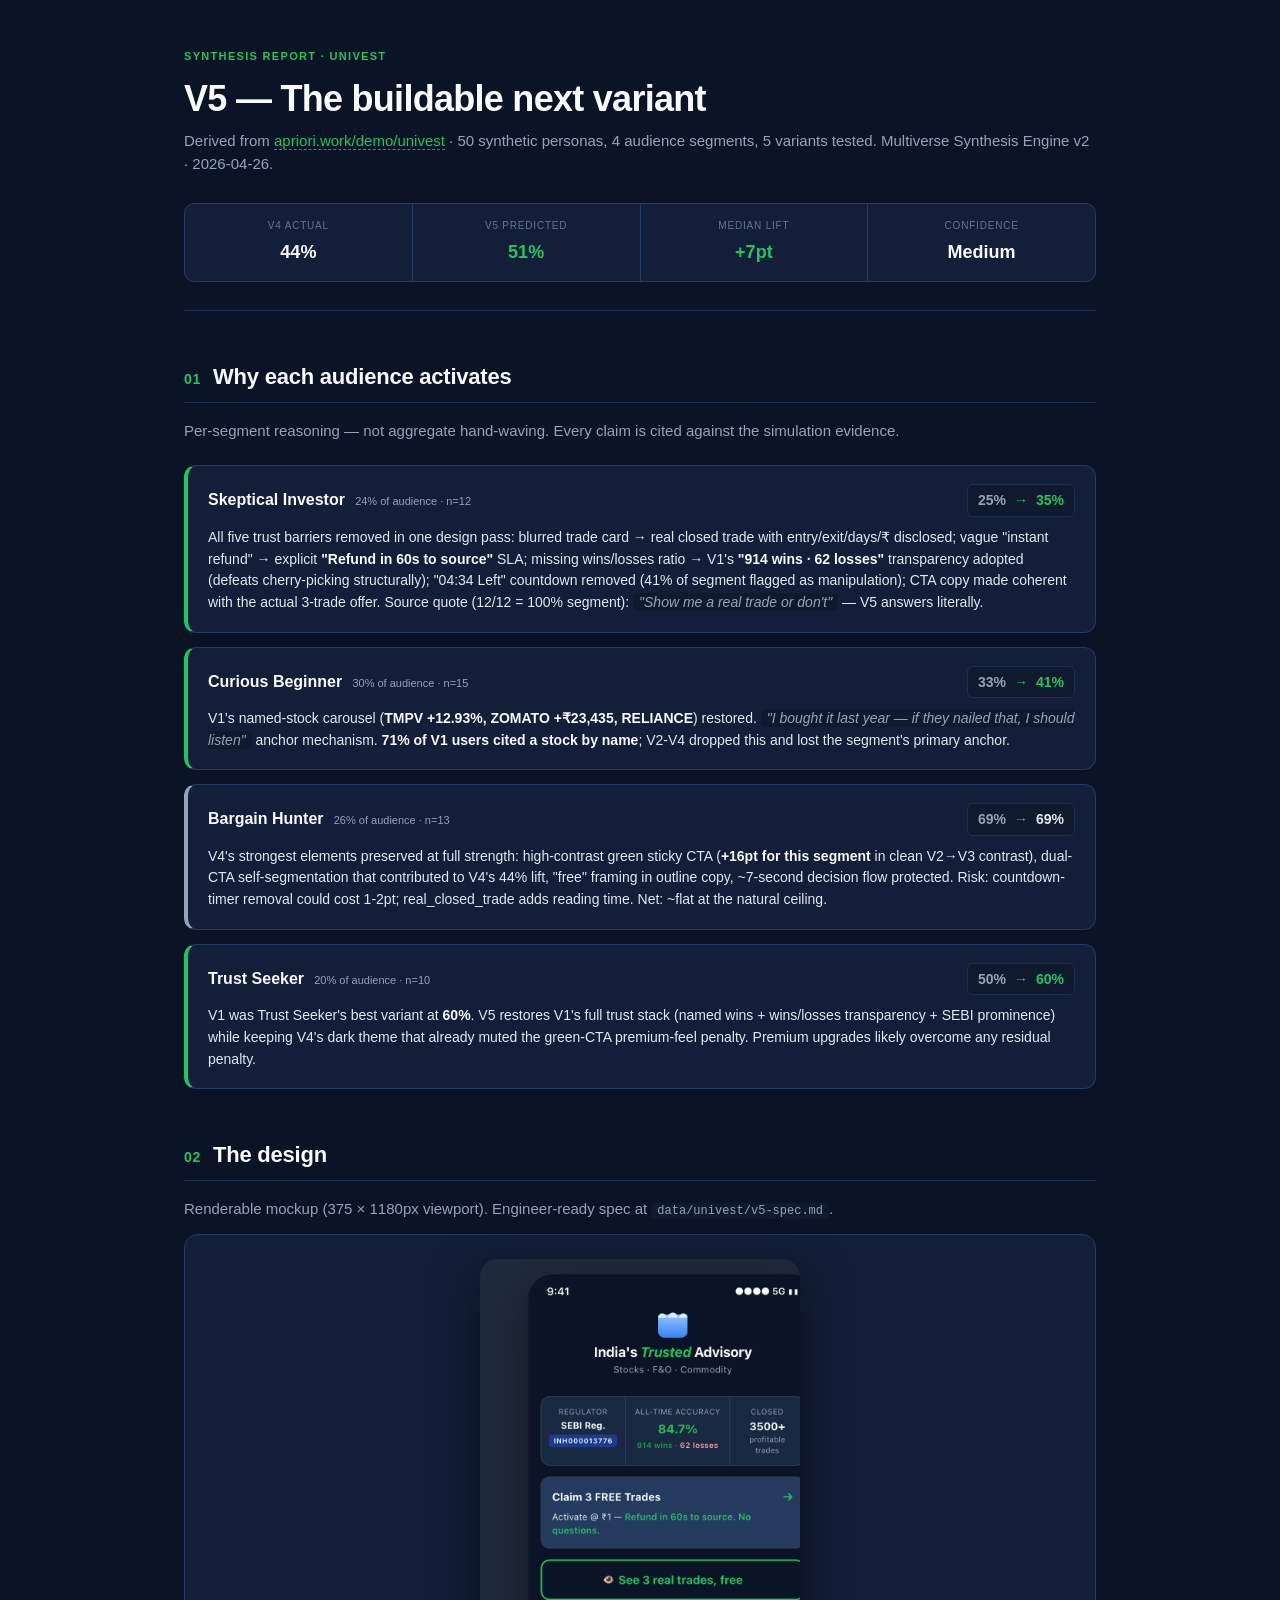
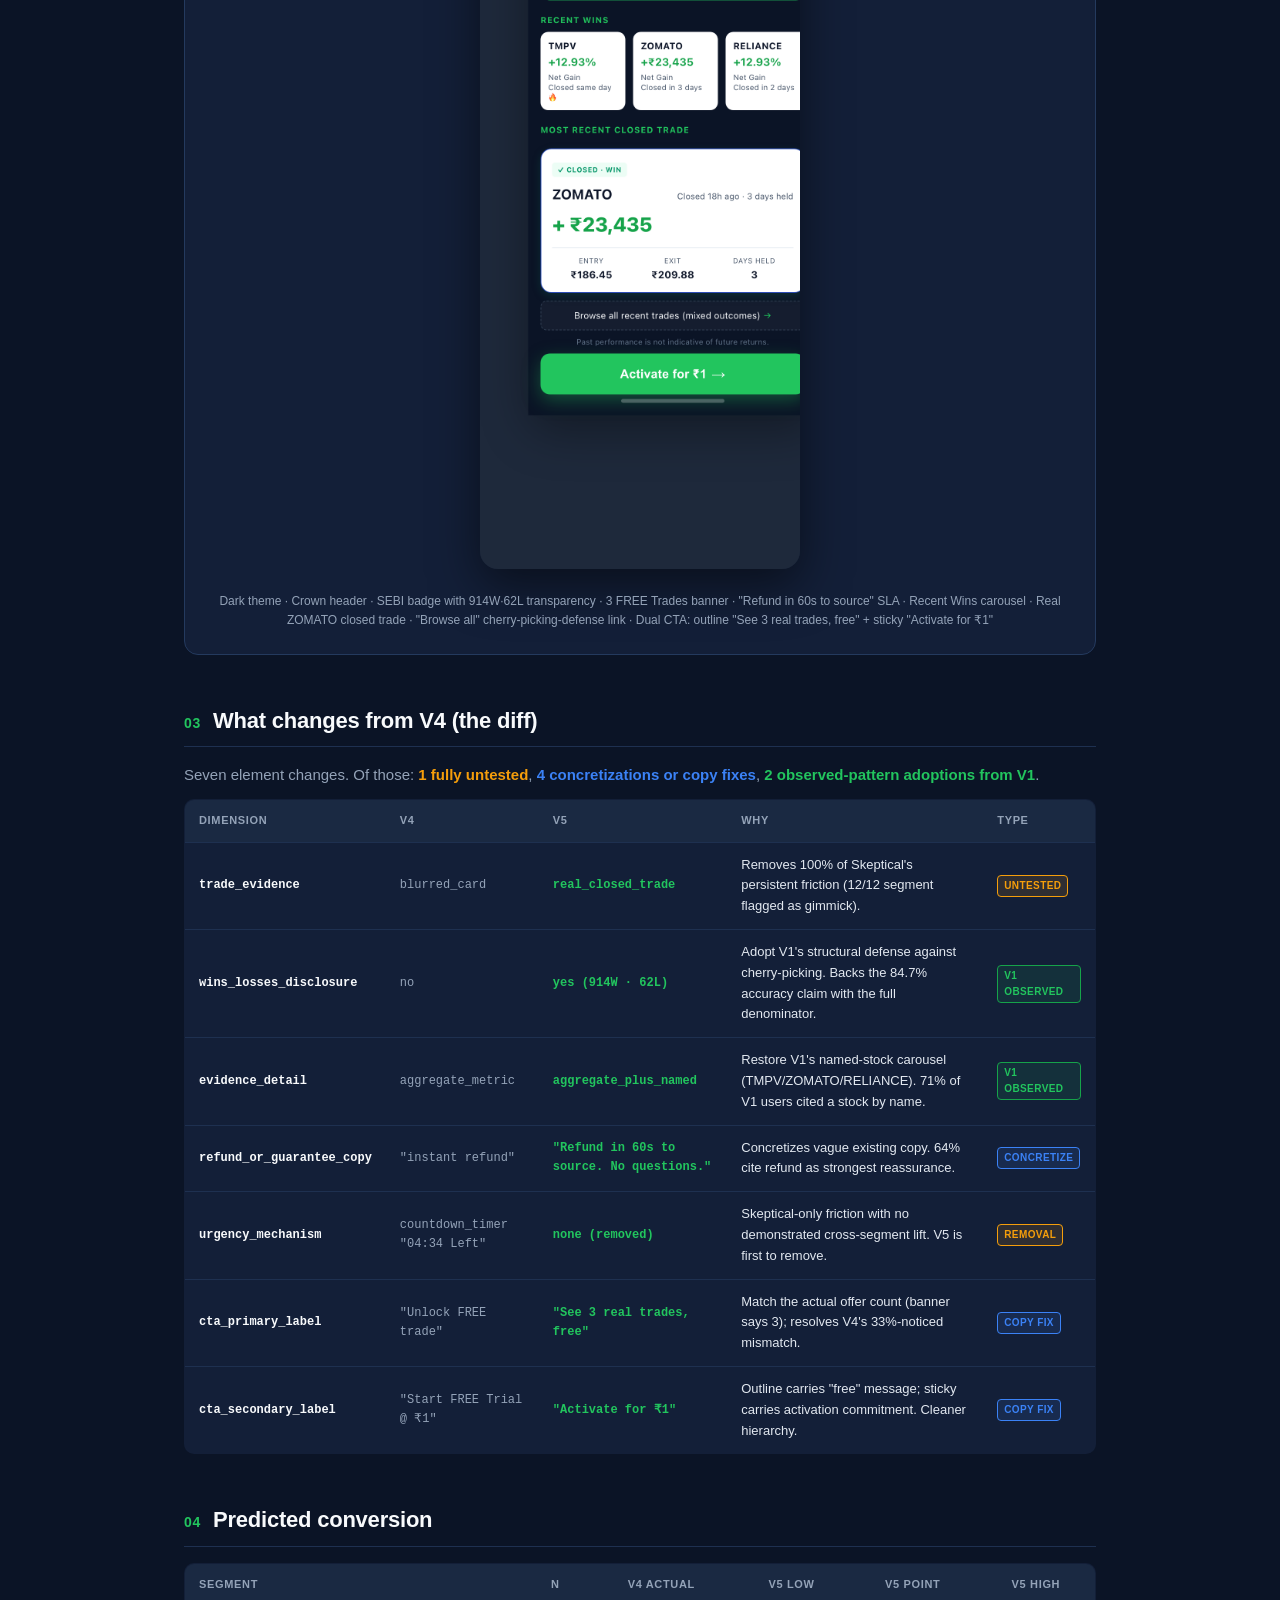
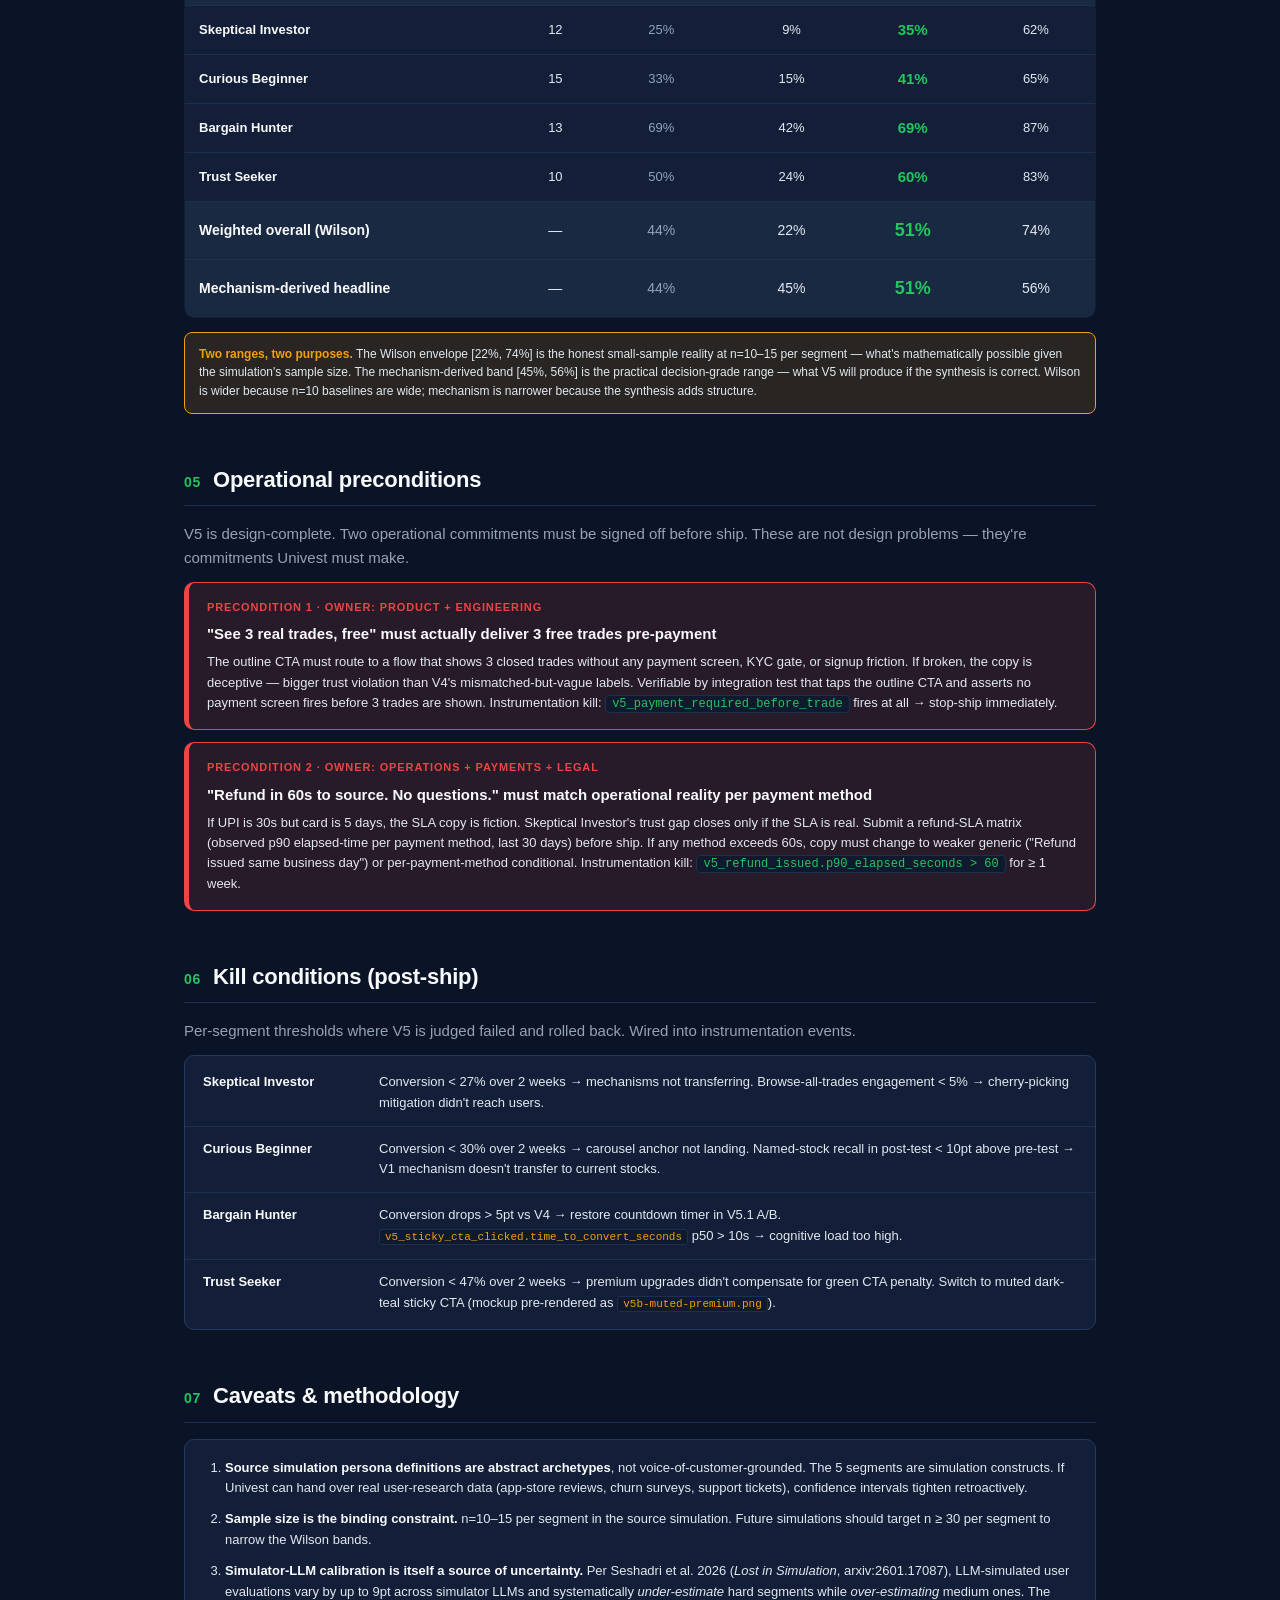
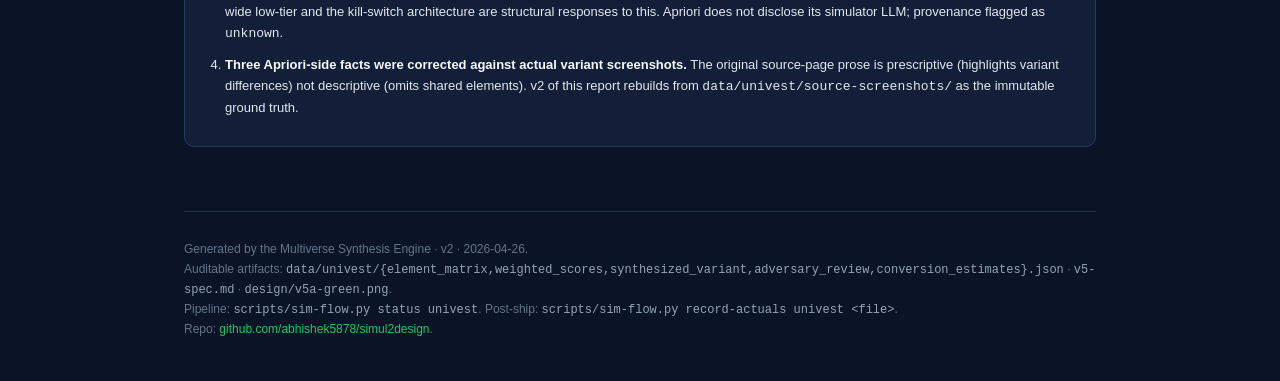
<file: data/univest/report/index.html>
<!DOCTYPE html>
<html lang="en">
<head>
<meta charset="UTF-8">
<meta name="viewport" content="width=device-width, initial-scale=1.0">
<title>Univest V5 — Synthesis Report</title>
<style>
  :root {
    --bg: #0B1426;
    --bg-card: #131F38;
    --bg-card-light: #1A2942;
    --bg-soft: #0F1A2E;
    --border: #243A5E;
    --border-soft: #1E3050;

    --text-strong: #F8FAFC;
    --text: #E2E8F0;
    --text-muted: #94A3B8;
    --text-faint: #64748B;

    --accent: #22C55E;
    --accent-dark: #16A34A;
    --accent-soft: rgba(34, 197, 94, 0.10);
    --warn: #F59E0B;
    --warn-soft: rgba(245, 158, 11, 0.12);
    --danger: #EF4444;
    --danger-soft: rgba(239, 68, 68, 0.12);
    --info: #3B82F6;

    --max-w: 960px;
    --pad: 24px;
  }
  * { box-sizing: border-box; margin: 0; padding: 0; }
  html { scroll-behavior: smooth; }
  body {
    font-family: -apple-system, BlinkMacSystemFont, 'Inter', 'Segoe UI', Roboto, sans-serif;
    background: var(--bg);
    color: var(--text);
    font-size: 15px;
    line-height: 1.6;
    -webkit-font-smoothing: antialiased;
  }

  .container { max-width: var(--max-w); margin: 0 auto; padding: 48px var(--pad); }

  header.report-head {
    border-bottom: 1px solid var(--border-soft);
    padding-bottom: 28px;
    margin-bottom: 40px;
  }
  .crumb {
    font-size: 11px; letter-spacing: 0.12em; text-transform: uppercase;
    color: var(--accent); font-weight: 700;
    margin-bottom: 12px;
  }
  h1.report-title {
    font-size: 36px; font-weight: 800; color: var(--text-strong);
    letter-spacing: -0.02em; line-height: 1.15;
    margin-bottom: 10px;
  }
  .report-sub { color: var(--text-muted); font-size: 15px; line-height: 1.55; }
  .report-sub a { color: var(--accent); text-decoration: none; border-bottom: 1px dashed var(--accent-dark); }

  .meta-row {
    display: grid; grid-template-columns: repeat(4, 1fr);
    gap: 1px;
    background: var(--border);
    border: 1px solid var(--border);
    border-radius: 10px; overflow: hidden;
    margin-top: 28px;
  }
  .meta-cell {
    background: var(--bg-card); padding: 14px 16px;
    text-align: center;
  }
  .meta-cell .l { font-size: 10px; text-transform: uppercase; letter-spacing: 0.08em; color: var(--text-faint); margin-bottom: 4px; }
  .meta-cell .v { font-size: 18px; font-weight: 700; color: var(--text-strong); }
  .meta-cell .v.accent { color: var(--accent); }

  section { margin: 48px 0; }
  h2 {
    font-size: 22px; font-weight: 700; color: var(--text-strong);
    letter-spacing: -0.01em;
    margin-bottom: 16px;
    padding-bottom: 8px;
    border-bottom: 1px solid var(--border-soft);
    display: flex; align-items: baseline; gap: 12px;
  }
  h2 .num { color: var(--accent); font-weight: 800; font-size: 14px; letter-spacing: 0.05em; }

  h3 { font-size: 16px; font-weight: 700; color: var(--text-strong); margin: 18px 0 8px; }
  p { margin-bottom: 12px; }

  /* Audience table — the heart of the report */
  .audience-grid {
    display: grid; grid-template-columns: 1fr; gap: 14px;
  }
  .audience-card {
    background: var(--bg-card); border: 1px solid var(--border);
    border-radius: 12px; padding: 18px 20px;
    border-left: 4px solid var(--accent);
  }
  .audience-card.warn { border-left-color: var(--warn); }
  .audience-card.danger { border-left-color: var(--danger); }
  .audience-card.flat { border-left-color: var(--text-muted); }
  .a-head {
    display: flex; justify-content: space-between; align-items: baseline;
    margin-bottom: 10px;
    flex-wrap: wrap; gap: 8px;
  }
  .a-name { font-size: 16px; font-weight: 700; color: var(--text-strong); }
  .a-weight { font-size: 11px; color: var(--text-muted); margin-left: 6px; font-weight: 500; }
  .a-numbers {
    font-size: 14px; font-weight: 700; color: var(--text);
    background: var(--bg-soft); padding: 4px 10px; border-radius: 6px;
    border: 1px solid var(--border-soft);
  }
  .a-numbers .v4 { color: var(--text-muted); }
  .a-numbers .arrow { color: var(--accent); margin: 0 8px; font-weight: 800; }
  .a-numbers .v5 { color: var(--accent); }
  .a-numbers.flat .v5 { color: var(--text); }
  .a-reason { color: var(--text); font-size: 14px; line-height: 1.55; }
  .a-reason em { font-style: italic; color: var(--text-muted); background: var(--bg-soft); padding: 1px 6px; border-radius: 4px; }
  .a-reason strong { color: var(--text-strong); }

  /* Visual mockup */
  .mockup-wrap {
    background: var(--bg-card); border: 1px solid var(--border);
    border-radius: 14px; padding: 24px;
    text-align: center;
    margin-top: 8px;
  }
  .mockup-wrap img {
    max-width: 320px; width: 100%;
    border-radius: 18px;
    box-shadow: 0 16px 48px rgba(0,0,0,0.5);
  }
  .mockup-caption {
    margin-top: 16px;
    font-size: 12px; color: var(--text-muted);
  }

  /* Diff table */
  .diff-table {
    width: 100%; border-collapse: collapse;
    background: var(--bg-card); border: 1px solid var(--border);
    border-radius: 10px; overflow: hidden;
    font-size: 13px;
  }
  .diff-table th, .diff-table td {
    padding: 12px 14px; text-align: left;
    border-bottom: 1px solid var(--border-soft);
  }
  .diff-table th {
    background: var(--bg-card-light);
    font-size: 11px; text-transform: uppercase; letter-spacing: 0.06em;
    color: var(--text-muted); font-weight: 700;
  }
  .diff-table tr:last-child td { border-bottom: none; }
  .diff-table .dim { font-weight: 700; color: var(--text-strong); font-family: ui-monospace, SF Mono, Monaco, monospace; font-size: 12px; }
  .diff-table .v4-val { color: var(--text-muted); font-family: ui-monospace, monospace; font-size: 12px; }
  .diff-table .v5-val { color: var(--accent); font-family: ui-monospace, monospace; font-size: 12px; font-weight: 600; }
  .diff-table .why { color: var(--text); font-size: 13px; }
  .badge {
    display: inline-block; font-size: 10px; padding: 2px 6px;
    border-radius: 4px; letter-spacing: 0.04em;
    text-transform: uppercase; font-weight: 700;
  }
  .badge.untested { background: var(--warn-soft); color: var(--warn); border: 1px solid var(--warn); }
  .badge.observed { background: var(--accent-soft); color: var(--accent); border: 1px solid var(--accent-dark); }
  .badge.concretize { background: rgba(59, 130, 246, 0.12); color: var(--info); border: 1px solid var(--info); }

  /* Predictions table */
  .pred-table {
    width: 100%; border-collapse: collapse;
    background: var(--bg-card); border: 1px solid var(--border);
    border-radius: 10px; overflow: hidden;
    font-size: 13px;
  }
  .pred-table th, .pred-table td {
    padding: 12px 14px; border-bottom: 1px solid var(--border-soft);
  }
  .pred-table th {
    background: var(--bg-card-light);
    font-size: 11px; text-transform: uppercase; letter-spacing: 0.06em;
    color: var(--text-muted); font-weight: 700;
    text-align: center;
  }
  .pred-table th:first-child { text-align: left; }
  .pred-table td { text-align: center; }
  .pred-table td:first-child { text-align: left; font-weight: 700; color: var(--text-strong); }
  .pred-table .point { color: var(--accent); font-weight: 700; font-size: 15px; }
  .pred-table .baseline { color: var(--text-muted); }
  .pred-table .total-row td { font-size: 14px; padding-top: 14px; padding-bottom: 14px; background: var(--bg-card-light); }
  .pred-table .total-row .point { font-size: 18px; }

  .interval-note {
    margin-top: 14px;
    background: var(--warn-soft); border: 1px solid var(--warn);
    color: var(--text); padding: 12px 14px; border-radius: 8px;
    font-size: 12px; line-height: 1.55;
  }
  .interval-note strong { color: var(--warn); }

  /* Preconditions */
  .precond-card {
    background: var(--danger-soft); border: 1px solid var(--danger);
    border-left: 5px solid var(--danger);
    border-radius: 10px; padding: 16px 18px;
    margin-bottom: 12px;
  }
  .precond-id {
    font-size: 11px; color: var(--danger); font-weight: 700;
    letter-spacing: 0.08em; text-transform: uppercase;
    margin-bottom: 6px;
  }
  .precond-title { font-size: 15px; font-weight: 700; color: var(--text-strong); margin-bottom: 6px; }
  .precond-body { font-size: 13px; color: var(--text); line-height: 1.55; }
  .precond-body code {
    background: var(--bg-soft); border: 1px solid var(--border-soft);
    padding: 1px 6px; border-radius: 4px;
    font-family: ui-monospace, SF Mono, monospace; font-size: 12px;
    color: var(--accent);
  }

  /* Kill conditions */
  .kill-list {
    background: var(--bg-card); border: 1px solid var(--border);
    border-radius: 10px; padding: 4px 0;
  }
  .kill-row {
    display: grid; grid-template-columns: 160px 1fr;
    padding: 12px 18px; gap: 16px;
    border-bottom: 1px solid var(--border-soft);
    font-size: 13px;
  }
  .kill-row:last-child { border-bottom: none; }
  .kill-seg { color: var(--text-strong); font-weight: 700; }
  .kill-cond { color: var(--text); }
  .kill-cond code {
    background: var(--bg-soft); border: 1px solid var(--border-soft);
    padding: 1px 5px; border-radius: 3px;
    font-family: ui-monospace, monospace; font-size: 11px;
    color: var(--warn);
  }

  /* Caveats / methodology */
  .caveat-list {
    background: var(--bg-card); border: 1px solid var(--border);
    border-radius: 10px; padding: 18px 22px;
    font-size: 13px; line-height: 1.6;
    color: var(--text);
  }
  .caveat-list ol { padding-left: 18px; }
  .caveat-list li { margin-bottom: 10px; }
  .caveat-list strong { color: var(--text-strong); }

  /* Footer */
  footer {
    margin-top: 64px; padding-top: 28px;
    border-top: 1px solid var(--border-soft);
    color: var(--text-faint); font-size: 12px;
    line-height: 1.6;
  }
  footer code { font-family: ui-monospace, monospace; color: var(--text-muted); }
  footer a { color: var(--accent); text-decoration: none; }

  /* Responsive */
  @media (max-width: 720px) {
    .container { padding: 28px 16px; }
    h1.report-title { font-size: 28px; }
    .meta-row { grid-template-columns: repeat(2, 1fr); }
    .pred-table th, .pred-table td { padding: 8px 6px; font-size: 12px; }
    .kill-row { grid-template-columns: 1fr; gap: 4px; }
  }
</style>
</head>
<body>

<div class="container">

  <header class="report-head">
    <div class="crumb">Synthesis Report · Univest</div>
    <h1 class="report-title">V5 — The buildable next variant</h1>
    <p class="report-sub">
      Derived from <a href="https://apriori.work/demo/univest" target="_blank" rel="noopener">apriori.work/demo/univest</a> ·
      50 synthetic personas, 4 audience segments, 5 variants tested.
      Multiverse Synthesis Engine v2 · 2026-04-26.
    </p>

    <div class="meta-row">
      <div class="meta-cell">
        <div class="l">V4 Actual</div>
        <div class="v">44%</div>
      </div>
      <div class="meta-cell">
        <div class="l">V5 Predicted</div>
        <div class="v accent">51%</div>
      </div>
      <div class="meta-cell">
        <div class="l">Median Lift</div>
        <div class="v accent">+7pt</div>
      </div>
      <div class="meta-cell">
        <div class="l">Confidence</div>
        <div class="v">Medium</div>
      </div>
    </div>
  </header>

  <section>
    <h2><span class="num">01</span> Why each audience activates</h2>
    <p style="color: var(--text-muted); margin-bottom: 22px;">
      Per-segment reasoning — not aggregate hand-waving. Every claim is cited against the simulation evidence.
    </p>

    <div class="audience-grid">
      <div class="audience-card">
        <div class="a-head">
          <div>
            <span class="a-name">Skeptical Investor</span>
            <span class="a-weight">24% of audience · n=12</span>
          </div>
          <div class="a-numbers">
            <span class="v4">25%</span><span class="arrow">→</span><span class="v5">35%</span>
          </div>
        </div>
        <div class="a-reason">
          All five trust barriers removed in one design pass: blurred trade card → real closed trade with entry/exit/days/₹ disclosed; vague "instant refund" → explicit <strong>"Refund in 60s to source"</strong> SLA; missing wins/losses ratio → V1's <strong>"914 wins · 62 losses"</strong> transparency adopted (defeats cherry-picking structurally); "04:34 Left" countdown removed (41% of segment flagged as manipulation); CTA copy made coherent with the actual 3-trade offer. Source quote (12/12 = 100% segment): <em>"Show me a real trade or don't"</em> — V5 answers literally.
        </div>
      </div>

      <div class="audience-card">
        <div class="a-head">
          <div>
            <span class="a-name">Curious Beginner</span>
            <span class="a-weight">30% of audience · n=15</span>
          </div>
          <div class="a-numbers">
            <span class="v4">33%</span><span class="arrow">→</span><span class="v5">41%</span>
          </div>
        </div>
        <div class="a-reason">
          V1's named-stock carousel (<strong>TMPV +12.93%, ZOMATO +₹23,435, RELIANCE</strong>) restored. <em>"I bought it last year — if they nailed that, I should listen"</em> anchor mechanism. <strong>71% of V1 users cited a stock by name</strong>; V2-V4 dropped this and lost the segment's primary anchor.
        </div>
      </div>

      <div class="audience-card flat">
        <div class="a-head">
          <div>
            <span class="a-name">Bargain Hunter</span>
            <span class="a-weight">26% of audience · n=13</span>
          </div>
          <div class="a-numbers flat">
            <span class="v4">69%</span><span class="arrow">→</span><span class="v5">69%</span>
          </div>
        </div>
        <div class="a-reason">
          V4's strongest elements preserved at full strength: high-contrast green sticky CTA (<strong>+16pt for this segment</strong> in clean V2→V3 contrast), dual-CTA self-segmentation that contributed to V4's 44% lift, "free" framing in outline copy, ~7-second decision flow protected. Risk: countdown-timer removal could cost 1-2pt; real_closed_trade adds reading time. Net: ~flat at the natural ceiling.
        </div>
      </div>

      <div class="audience-card">
        <div class="a-head">
          <div>
            <span class="a-name">Trust Seeker</span>
            <span class="a-weight">20% of audience · n=10</span>
          </div>
          <div class="a-numbers">
            <span class="v4">50%</span><span class="arrow">→</span><span class="v5">60%</span>
          </div>
        </div>
        <div class="a-reason">
          V1 was Trust Seeker's best variant at <strong>60%</strong>. V5 restores V1's full trust stack (named wins + wins/losses transparency + SEBI prominence) while keeping V4's dark theme that already muted the green-CTA premium-feel penalty. Premium upgrades likely overcome any residual penalty.
        </div>
      </div>
    </div>
  </section>

  <section>
    <h2><span class="num">02</span> The design</h2>
    <p style="color: var(--text-muted);">
      Renderable mockup (375 × 1180px viewport). Engineer-ready spec at <code style="background:var(--bg-soft); padding:1px 6px; border-radius:4px; font-size:12px;">data/univest/v5-spec.md</code>.
    </p>
    <div class="mockup-wrap">
      <img src="../design/v5a-green.png" alt="V5 mockup — dark theme, dual CTA, 3 free trades, wins/losses disclosure, real closed trade card">
      <div class="mockup-caption">
        Dark theme · Crown header · SEBI badge with 914W·62L transparency · 3 FREE Trades banner · "Refund in 60s to source" SLA · Recent Wins carousel · Real ZOMATO closed trade · "Browse all" cherry-picking-defense link · Dual CTA: outline "See 3 real trades, free" + sticky "Activate for ₹1"
      </div>
    </div>
  </section>

  <section>
    <h2><span class="num">03</span> What changes from V4 (the diff)</h2>
    <p style="color: var(--text-muted);">
      Seven element changes. Of those: <strong style="color:var(--warn);">1 fully untested</strong>, <strong style="color:var(--info);">4 concretizations or copy fixes</strong>, <strong style="color:var(--accent);">2 observed-pattern adoptions from V1</strong>.
    </p>
    <table class="diff-table">
      <thead>
        <tr>
          <th>Dimension</th>
          <th>V4</th>
          <th>V5</th>
          <th>Why</th>
          <th>Type</th>
        </tr>
      </thead>
      <tbody>
        <tr>
          <td class="dim">trade_evidence</td>
          <td class="v4-val">blurred_card</td>
          <td class="v5-val">real_closed_trade</td>
          <td class="why">Removes 100% of Skeptical's persistent friction (12/12 segment flagged as gimmick).</td>
          <td><span class="badge untested">untested</span></td>
        </tr>
        <tr>
          <td class="dim">wins_losses_disclosure</td>
          <td class="v4-val">no</td>
          <td class="v5-val">yes (914W · 62L)</td>
          <td class="why">Adopt V1's structural defense against cherry-picking. Backs the 84.7% accuracy claim with the full denominator.</td>
          <td><span class="badge observed">v1 observed</span></td>
        </tr>
        <tr>
          <td class="dim">evidence_detail</td>
          <td class="v4-val">aggregate_metric</td>
          <td class="v5-val">aggregate_plus_named</td>
          <td class="why">Restore V1's named-stock carousel (TMPV/ZOMATO/RELIANCE). 71% of V1 users cited a stock by name.</td>
          <td><span class="badge observed">v1 observed</span></td>
        </tr>
        <tr>
          <td class="dim">refund_or_guarantee_copy</td>
          <td class="v4-val">"instant refund"</td>
          <td class="v5-val">"Refund in 60s to source. No questions."</td>
          <td class="why">Concretizes vague existing copy. 64% cite refund as strongest reassurance.</td>
          <td><span class="badge concretize">concretize</span></td>
        </tr>
        <tr>
          <td class="dim">urgency_mechanism</td>
          <td class="v4-val">countdown_timer "04:34 Left"</td>
          <td class="v5-val">none (removed)</td>
          <td class="why">Skeptical-only friction with no demonstrated cross-segment lift. V5 is first to remove.</td>
          <td><span class="badge untested">removal</span></td>
        </tr>
        <tr>
          <td class="dim">cta_primary_label</td>
          <td class="v4-val">"Unlock FREE trade"</td>
          <td class="v5-val">"See 3 real trades, free"</td>
          <td class="why">Match the actual offer count (banner says 3); resolves V4's 33%-noticed mismatch.</td>
          <td><span class="badge concretize">copy fix</span></td>
        </tr>
        <tr>
          <td class="dim">cta_secondary_label</td>
          <td class="v4-val">"Start FREE Trial @ ₹1"</td>
          <td class="v5-val">"Activate for ₹1"</td>
          <td class="why">Outline carries "free" message; sticky carries activation commitment. Cleaner hierarchy.</td>
          <td><span class="badge concretize">copy fix</span></td>
        </tr>
      </tbody>
    </table>
  </section>

  <section>
    <h2><span class="num">04</span> Predicted conversion</h2>
    <table class="pred-table">
      <thead>
        <tr>
          <th>Segment</th><th>n</th><th>V4 Actual</th><th>V5 Low</th><th>V5 Point</th><th>V5 High</th>
        </tr>
      </thead>
      <tbody>
        <tr><td>Skeptical Investor</td><td>12</td><td class="baseline">25%</td><td>9%</td><td class="point">35%</td><td>62%</td></tr>
        <tr><td>Curious Beginner</td><td>15</td><td class="baseline">33%</td><td>15%</td><td class="point">41%</td><td>65%</td></tr>
        <tr><td>Bargain Hunter</td><td>13</td><td class="baseline">69%</td><td>42%</td><td class="point">69%</td><td>87%</td></tr>
        <tr><td>Trust Seeker</td><td>10</td><td class="baseline">50%</td><td>24%</td><td class="point">60%</td><td>83%</td></tr>
        <tr class="total-row">
          <td>Weighted overall (Wilson)</td><td>—</td><td class="baseline">44%</td><td>22%</td><td class="point">51%</td><td>74%</td>
        </tr>
        <tr class="total-row">
          <td>Mechanism-derived headline</td><td>—</td><td class="baseline">44%</td><td>45%</td><td class="point">51%</td><td>56%</td>
        </tr>
      </tbody>
    </table>
    <div class="interval-note">
      <strong>Two ranges, two purposes.</strong> The Wilson envelope [22%, 74%] is the honest small-sample reality at n=10–15 per segment — what's mathematically possible given the simulation's sample size. The mechanism-derived band [45%, 56%] is the practical decision-grade range — what V5 will produce if the synthesis is correct. Wilson is wider because n=10 baselines are wide; mechanism is narrower because the synthesis adds structure.
    </div>
  </section>

  <section>
    <h2><span class="num">05</span> Operational preconditions</h2>
    <p style="color: var(--text-muted);">
      V5 is design-complete. Two operational commitments must be signed off before ship. These are not design problems — they're commitments Univest must make.
    </p>

    <div class="precond-card">
      <div class="precond-id">Precondition 1 · Owner: Product + Engineering</div>
      <div class="precond-title">"See 3 real trades, free" must actually deliver 3 free trades pre-payment</div>
      <div class="precond-body">
        The outline CTA must route to a flow that shows 3 closed trades without any payment screen, KYC gate, or signup friction. If broken, the copy is deceptive — bigger trust violation than V4's mismatched-but-vague labels. Verifiable by integration test that taps the outline CTA and asserts no payment screen fires before 3 trades are shown. Instrumentation kill: <code>v5_payment_required_before_trade</code> fires at all → stop-ship immediately.
      </div>
    </div>

    <div class="precond-card">
      <div class="precond-id">Precondition 2 · Owner: Operations + Payments + Legal</div>
      <div class="precond-title">"Refund in 60s to source. No questions." must match operational reality per payment method</div>
      <div class="precond-body">
        If UPI is 30s but card is 5 days, the SLA copy is fiction. Skeptical Investor's trust gap closes only if the SLA is real. Submit a refund-SLA matrix (observed p90 elapsed-time per payment method, last 30 days) before ship. If any method exceeds 60s, copy must change to weaker generic ("Refund issued same business day") or per-payment-method conditional. Instrumentation kill: <code>v5_refund_issued.p90_elapsed_seconds &gt; 60</code> for ≥ 1 week.
      </div>
    </div>
  </section>

  <section>
    <h2><span class="num">06</span> Kill conditions (post-ship)</h2>
    <p style="color: var(--text-muted);">
      Per-segment thresholds where V5 is judged failed and rolled back. Wired into instrumentation events.
    </p>
    <div class="kill-list">
      <div class="kill-row">
        <div class="kill-seg">Skeptical Investor</div>
        <div class="kill-cond">Conversion &lt; 27% over 2 weeks → mechanisms not transferring. Browse-all-trades engagement &lt; 5% → cherry-picking mitigation didn't reach users.</div>
      </div>
      <div class="kill-row">
        <div class="kill-seg">Curious Beginner</div>
        <div class="kill-cond">Conversion &lt; 30% over 2 weeks → carousel anchor not landing. Named-stock recall in post-test &lt; 10pt above pre-test → V1 mechanism doesn't transfer to current stocks.</div>
      </div>
      <div class="kill-row">
        <div class="kill-seg">Bargain Hunter</div>
        <div class="kill-cond">Conversion drops &gt; 5pt vs V4 → restore countdown timer in V5.1 A/B. <code>v5_sticky_cta_clicked.time_to_convert_seconds</code> p50 &gt; 10s → cognitive load too high.</div>
      </div>
      <div class="kill-row">
        <div class="kill-seg">Trust Seeker</div>
        <div class="kill-cond">Conversion &lt; 47% over 2 weeks → premium upgrades didn't compensate for green CTA penalty. Switch to muted dark-teal sticky CTA (mockup pre-rendered as <code>v5b-muted-premium.png</code>).</div>
      </div>
    </div>
  </section>

  <section>
    <h2><span class="num">07</span> Caveats &amp; methodology</h2>
    <div class="caveat-list">
      <ol>
        <li><strong>Source simulation persona definitions are abstract archetypes</strong>, not voice-of-customer-grounded. The 5 segments are simulation constructs. If Univest can hand over real user-research data (app-store reviews, churn surveys, support tickets), confidence intervals tighten retroactively.</li>
        <li><strong>Sample size is the binding constraint.</strong> n=10–15 per segment in the source simulation. Future simulations should target n ≥ 30 per segment to narrow the Wilson bands.</li>
        <li><strong>Simulator-LLM calibration is itself a source of uncertainty.</strong> Per Seshadri et al. 2026 (<em>Lost in Simulation</em>, arxiv:2601.17087), LLM-simulated user evaluations vary by up to 9pt across simulator LLMs and systematically <em>under-estimate</em> hard segments while <em>over-estimating</em> medium ones. The wide low-tier and the kill-switch architecture are structural responses to this. Apriori does not disclose its simulator LLM; provenance flagged as <code>unknown</code>.</li>
        <li><strong>Three Apriori-side facts were corrected against actual variant screenshots.</strong> The original source-page prose is prescriptive (highlights variant differences) not descriptive (omits shared elements). v2 of this report rebuilds from <code>data/univest/source-screenshots/</code> as the immutable ground truth.</li>
      </ol>
    </div>
  </section>

  <footer>
    Generated by the Multiverse Synthesis Engine · v2 · 2026-04-26.<br>
    Auditable artifacts: <code>data/univest/{element_matrix,weighted_scores,synthesized_variant,adversary_review,conversion_estimates}.json</code> · <code>v5-spec.md</code> · <code>design/v5a-green.png</code>.<br>
    Pipeline: <code>scripts/sim-flow.py status univest</code>. Post-ship: <code>scripts/sim-flow.py record-actuals univest &lt;file&gt;</code>.<br>
    Repo: <a href="https://github.com/abhishek5878/simul2design" target="_blank" rel="noopener">github.com/abhishek5878/simul2design</a>.
  </footer>

</div>

</body>
</html>
</file>
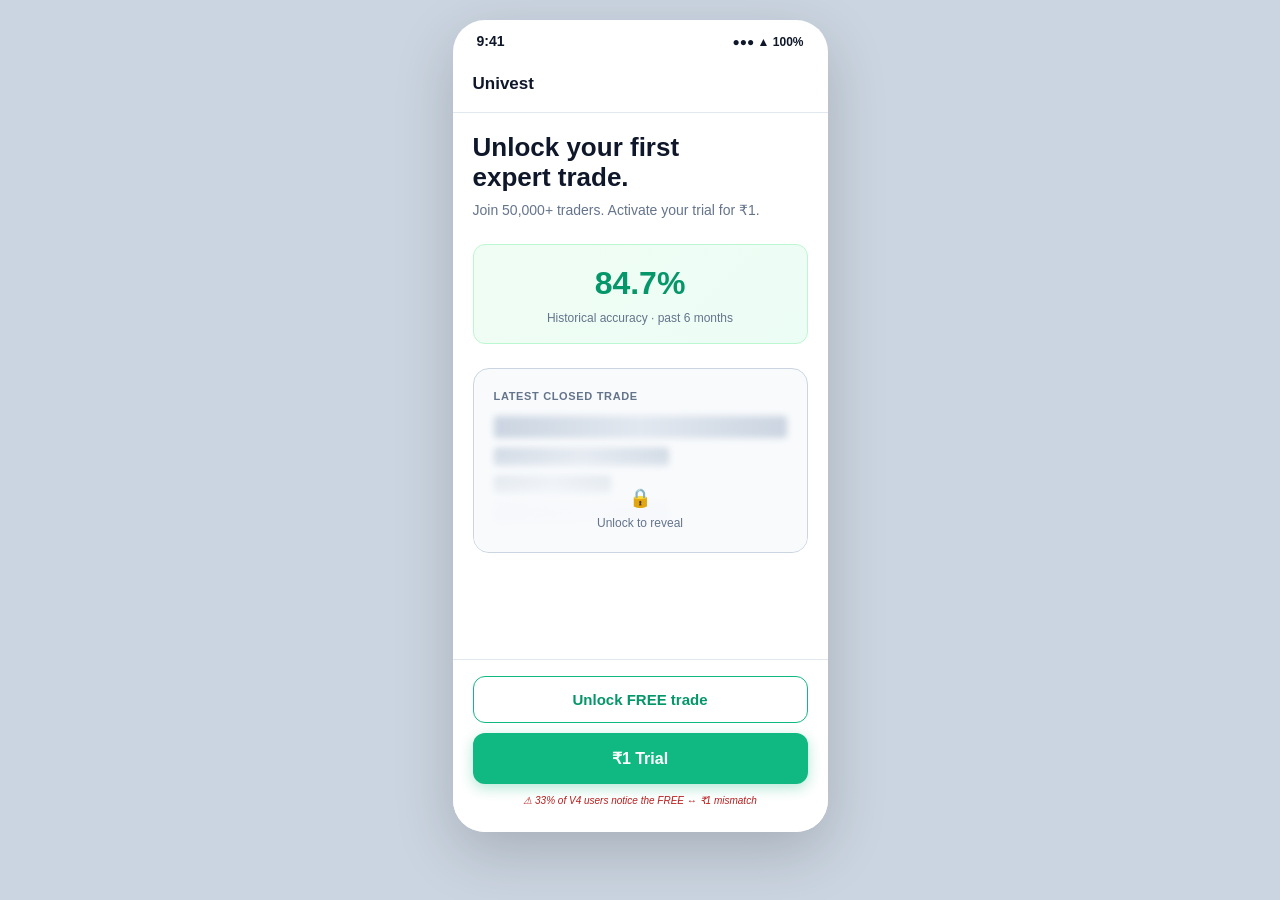
<file: data/univest/design/v4-before.html>
<!DOCTYPE html>
<html lang="en">
<head>
<meta charset="UTF-8">
<title>V4 — Univest ₹1 trial (current best — for comparison)</title>
<style>
  :root {
    --bg: #FFFFFF;
    --surface: #F8FAFC;
    --text-strong: #0F172A;
    --text: #1E293B;
    --text-muted: #64748B;
    --text-faint: #94A3B8;
    --border: #E2E8F0;
    --border-strong: #CBD5E1;
    --accent-green: #10B981;
    --accent-green-dark: #059669;
    --blur: #94A3B8;
  }
  * { box-sizing: border-box; margin: 0; padding: 0; -webkit-font-smoothing: antialiased; }
  html, body {
    font-family: -apple-system, BlinkMacSystemFont, 'Inter', 'Segoe UI', Roboto, sans-serif;
    background: #CBD5E1;
    color: var(--text);
    font-size: 15px;
    line-height: 1.4;
  }
  .phone {
    width: 375px;
    height: 812px;
    margin: 20px auto;
    background: var(--bg);
    border-radius: 32px;
    box-shadow: 0 20px 60px rgba(0,0,0,.18);
    overflow: hidden;
    position: relative;
    display: flex;
    flex-direction: column;
  }
  .status-bar {
    height: 44px;
    padding: 0 24px;
    display: flex;
    align-items: center;
    justify-content: space-between;
    font-size: 14px;
    font-weight: 600;
    color: var(--text-strong);
  }
  .status-bar .icons { font-size: 12px; }
  .app-header {
    padding: 8px 20px 16px;
    border-bottom: 1px solid var(--border);
  }
  .brand {
    font-weight: 700;
    font-size: 17px;
    color: var(--text-strong);
  }
  .scroll-area {
    flex: 1;
    overflow-y: auto;
    padding: 20px 20px 140px;
  }
  .headline {
    font-size: 26px;
    font-weight: 700;
    color: var(--text-strong);
    line-height: 1.15;
    margin-bottom: 8px;
  }
  .subhead {
    font-size: 14px;
    color: var(--text-muted);
    margin-bottom: 24px;
  }
  .stats-banner {
    background: linear-gradient(135deg, #F0FDF4, #ECFDF5);
    border: 1px solid #BBF7D0;
    border-radius: 12px;
    padding: 16px;
    margin-bottom: 24px;
    text-align: center;
  }
  .stats-big {
    font-size: 32px;
    font-weight: 700;
    color: var(--accent-green-dark);
    margin-bottom: 4px;
  }
  .stats-label {
    font-size: 12px;
    color: var(--text-muted);
  }
  .blurred-trade-card {
    background: var(--surface);
    border: 1.5px solid var(--border-strong);
    border-radius: 16px;
    padding: 20px;
    margin-bottom: 24px;
    position: relative;
    overflow: hidden;
  }
  .blurred-trade-card__header {
    font-size: 11px;
    font-weight: 600;
    color: var(--text-muted);
    text-transform: uppercase;
    letter-spacing: 0.06em;
    margin-bottom: 12px;
  }
  .blur-row {
    height: 18px;
    background: linear-gradient(90deg, #CBD5E1 0%, #E2E8F0 50%, #CBD5E1 100%);
    border-radius: 4px;
    margin-bottom: 10px;
    filter: blur(3px);
  }
  .blur-row.wide { width: 60%; }
  .blur-row.narrow { width: 40%; }
  .blur-row.full { width: 100%; height: 22px; }
  .unlock-overlay {
    position: absolute;
    top: 0; left: 0; right: 0; bottom: 0;
    background: linear-gradient(180deg, transparent 40%, rgba(248,250,252,.95) 75%);
    display: flex;
    flex-direction: column;
    align-items: center;
    justify-content: flex-end;
    padding-bottom: 20px;
  }
  .lock-icon {
    font-size: 18px;
    color: var(--text-muted);
    margin-bottom: 4px;
  }
  .unlock-text {
    font-size: 12px;
    color: var(--text-muted);
    font-weight: 500;
  }
  .cta-footer {
    position: absolute;
    bottom: 0; left: 0; right: 0;
    padding: 16px 20px 24px;
    background: var(--bg);
    border-top: 1px solid var(--border);
  }
  .cta-outline {
    display: block;
    width: 100%;
    background: transparent;
    color: var(--accent-green-dark);
    border: 1.5px solid var(--accent-green);
    border-radius: 12px;
    padding: 14px;
    font-size: 15px;
    font-weight: 600;
    margin-bottom: 10px;
    cursor: pointer;
  }
  .cta-primary {
    display: block;
    width: 100%;
    background: var(--accent-green);
    color: white;
    border: none;
    border-radius: 12px;
    padding: 16px;
    font-size: 16px;
    font-weight: 700;
    box-shadow: 0 4px 14px rgba(16, 185, 129, 0.32);
    cursor: pointer;
  }
  .mismatch-annotation {
    margin-top: 10px;
    font-size: 10px;
    color: #B91C1C;
    text-align: center;
    font-style: italic;
  }
</style>
</head>
<body>
  <div class="phone">
    <div class="status-bar"><span>9:41</span><span class="icons">●●● ▲ 100%</span></div>
    <div class="app-header"><div class="brand">Univest</div></div>
    <div class="scroll-area">
      <h1 class="headline">Unlock your first<br>expert trade.</h1>
      <p class="subhead">Join 50,000+ traders. Activate your trial for ₹1.</p>

      <div class="stats-banner">
        <div class="stats-big">84.7%</div>
        <div class="stats-label">Historical accuracy · past 6 months</div>
      </div>

      <div class="blurred-trade-card">
        <div class="blurred-trade-card__header">Latest closed trade</div>
        <div class="blur-row full"></div>
        <div class="blur-row wide"></div>
        <div class="blur-row narrow"></div>
        <div class="blur-row wide"></div>
        <div class="unlock-overlay">
          <div class="lock-icon">🔒</div>
          <div class="unlock-text">Unlock to reveal</div>
        </div>
      </div>
    </div>
    <div class="cta-footer">
      <button class="cta-outline">Unlock FREE trade</button>
      <button class="cta-primary">₹1 Trial</button>
      <div class="mismatch-annotation">⚠ 33% of V4 users notice the FREE ↔ ₹1 mismatch</div>
    </div>
  </div>
</body>
</html>
</file>
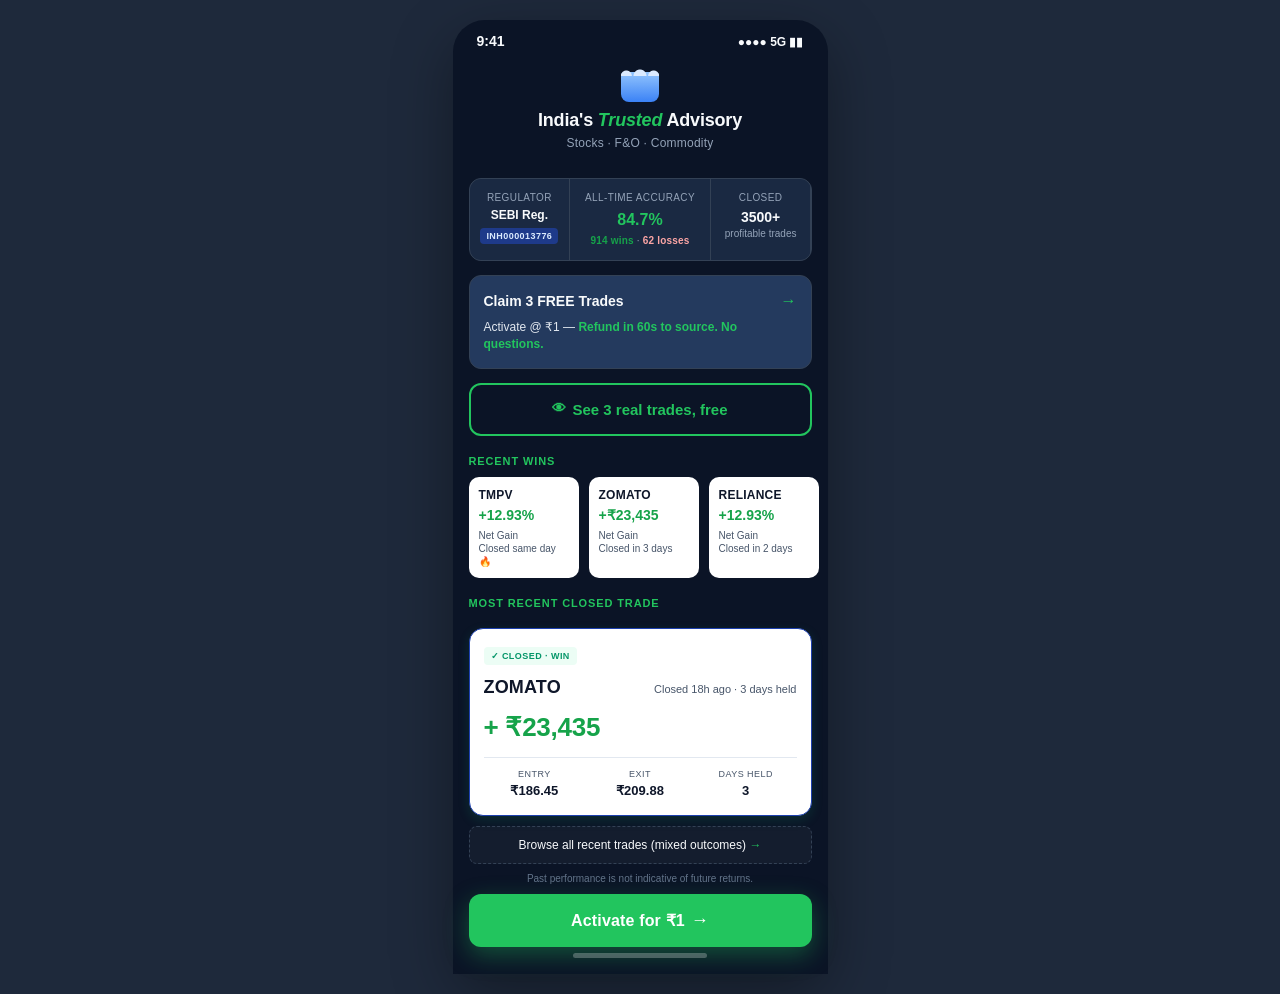
<file: data/univest/design/v5a-green.html>
<!DOCTYPE html>
<html lang="en">
<head>
<meta charset="UTF-8">
<title>V5 — Univest ₹1 trial activation (v2 — dark + dual CTA + 3 trades + wins/losses)</title>
<style>
  :root {
    --bg-page: #0B1426;
    --bg-card: #FFFFFF;
    --bg-trust-row: #1A2942;
    --bg-banner: #243A5E;
    --bg-carousel-card: #FFFFFF;

    --text-strong: #F8FAFC;
    --text: #E2E8F0;
    --text-muted: #94A3B8;
    --text-faint: #64748B;
    --text-on-card: #0F172A;
    --text-on-card-muted: #475569;

    --accent-green: #10B981;
    --accent-green-bright: #22C55E;
    --accent-green-dark: #059669;
    --accent-green-soft: #ECFDF5;

    --positive: #16A34A;
    --negative: #DC2626;

    --sebi-bg: #1E3A8A;
    --sebi-text: #DBEAFE;
    --gold: #F59E0B;

    --border-on-dark: #334155;
    --border-on-light: #E2E8F0;
  }
  * { box-sizing: border-box; margin: 0; padding: 0; -webkit-font-smoothing: antialiased; }
  html, body {
    font-family: -apple-system, BlinkMacSystemFont, 'Inter', 'Segoe UI', Roboto, sans-serif;
    background: #1E293B;
    color: var(--text);
    font-size: 15px;
    line-height: 1.4;
  }
  .phone {
    width: 375px;
    min-height: 812px;
    margin: 20px auto;
    background: var(--bg-page);
    border-radius: 32px;
    box-shadow: 0 20px 60px rgba(0,0,0,.35);
    overflow: visible;
    position: relative;
    display: flex;
    flex-direction: column;
    padding-bottom: 88px;
  }
  .status-bar {
    height: 44px;
    padding: 0 24px;
    display: flex;
    align-items: center;
    justify-content: space-between;
    font-size: 14px;
    font-weight: 600;
    color: var(--text-strong);
    flex-shrink: 0;
  }
  .status-bar .icons { display: flex; gap: 6px; font-size: 12px; }
  .scroll-area {
    flex: 1;
    overflow: visible;
  }

  /* Crown header */
  .crown-block {
    display: flex; flex-direction: column; align-items: center;
    padding: 8px 20px 12px;
  }
  .crown {
    width: 38px; height: 30px;
    background: linear-gradient(180deg, #93C5FD 0%, #3B82F6 100%);
    border-radius: 4px 4px 8px 8px;
    position: relative;
    margin-bottom: 6px;
  }
  .crown::before {
    content: '';
    position: absolute;
    top: -8px; left: 0; right: 0;
    height: 12px;
    background:
      radial-gradient(circle at 14% 100%, #DBEAFE 5px, transparent 6px),
      radial-gradient(circle at 50% 100%, #DBEAFE 6px, transparent 7px),
      radial-gradient(circle at 86% 100%, #DBEAFE 5px, transparent 6px);
  }
  .brand-title {
    font-size: 18px; font-weight: 700;
    color: var(--text-strong);
    letter-spacing: -0.01em;
  }
  .brand-title em {
    color: var(--accent-green-bright);
    font-style: italic; font-weight: 700;
  }
  .brand-sub {
    font-size: 12px; color: var(--text-muted);
    margin-top: 2px; letter-spacing: 0.02em;
  }

  /* Trust evidence row — SEBI + wins/losses + trades */
  .trust-row {
    display: grid;
    grid-template-columns: 1fr 1.4fr 1fr;
    gap: 1px;
    background: var(--border-on-dark);
    margin: 14px 16px 0;
    border-radius: 12px;
    overflow: hidden;
    border: 1px solid var(--border-on-dark);
  }
  .trust-cell {
    background: var(--bg-trust-row);
    padding: 12px 10px;
    text-align: center;
  }
  .trust-cell .label {
    font-size: 10px; color: var(--text-muted); text-transform: uppercase;
    letter-spacing: 0.04em; margin-bottom: 4px;
  }
  .trust-cell .value {
    font-size: 14px; font-weight: 700; color: var(--text-strong);
    line-height: 1.15;
  }
  .trust-cell .sub {
    font-size: 10px; color: var(--text-muted); margin-top: 2px;
  }
  .trust-cell .accuracy-large {
    font-size: 16px; color: var(--accent-green-bright); font-weight: 700;
  }
  .wins-losses {
    font-size: 10px; color: var(--text-muted); margin-top: 3px;
    letter-spacing: 0.02em;
  }
  .wins-losses .win { color: var(--positive); font-weight: 600; }
  .wins-losses .loss { color: #FCA5A5; font-weight: 600; }
  .sebi-tag {
    display: inline-block;
    background: var(--sebi-bg); color: var(--sebi-text);
    padding: 2px 6px; border-radius: 4px;
    font-size: 9px; font-weight: 700;
    letter-spacing: 0.05em;
    margin-top: 2px;
  }

  /* Banner — Claim 3 FREE Trades + Refund SLA (no countdown) */
  .banner {
    margin: 14px 16px 0;
    background: var(--bg-banner);
    border-radius: 12px;
    padding: 14px 14px;
    display: flex; flex-direction: column; gap: 6px;
    border: 1px solid #334155;
  }
  .banner-claim {
    font-size: 14px; font-weight: 700; color: var(--text-strong);
    display: flex; align-items: center; justify-content: space-between;
  }
  .banner-claim .arrow { font-size: 16px; color: var(--accent-green-bright); }
  .banner-sub {
    font-size: 12px; color: var(--text); line-height: 1.45;
  }
  .banner-sub .sla {
    color: var(--accent-green-bright); font-weight: 600;
  }

  /* Outline CTA right under banner */
  .outline-cta {
    margin: 14px 16px 0;
    padding: 14px;
    background: transparent;
    border: 2px solid var(--accent-green-bright);
    border-radius: 12px;
    color: var(--accent-green-bright);
    font-size: 15px; font-weight: 700;
    text-align: center;
    display: flex; align-items: center; justify-content: center; gap: 6px;
  }
  .outline-cta::before {
    content: '👁'; font-size: 14px;
  }

  /* Past wins carousel */
  .section-label {
    margin: 18px 16px 8px;
    font-size: 11px; font-weight: 700;
    color: var(--accent-green-bright);
    text-transform: uppercase; letter-spacing: 0.08em;
  }
  .carousel {
    display: flex; gap: 10px;
    padding: 0 16px;
    overflow-x: hidden;
  }
  .win-card {
    flex: 0 0 auto;
    width: 110px;
    background: var(--bg-carousel-card);
    border-radius: 10px;
    padding: 10px;
    color: var(--text-on-card);
  }
  .win-card .ticker {
    font-size: 12px; font-weight: 700;
    color: var(--text-on-card);
    margin-bottom: 2px;
    letter-spacing: 0.02em;
  }
  .win-card .gain {
    font-size: 14px; font-weight: 700;
    color: var(--positive);
    margin-bottom: 4px;
  }
  .win-card .meta {
    font-size: 10px; color: var(--text-on-card-muted);
    line-height: 1.3;
  }

  /* Closed trade card — the headline component */
  .closed-trade-card {
    margin: 16px 16px 0;
    background: var(--bg-card);
    border-radius: 14px;
    padding: 14px;
    color: var(--text-on-card);
    border: 1px solid #1E40AF;
    box-shadow: 0 4px 12px rgba(16, 185, 129, 0.15);
  }
  .closed-trade-tag {
    display: inline-block;
    background: var(--accent-green-soft);
    color: var(--accent-green-dark);
    font-size: 9px; font-weight: 700;
    padding: 3px 7px; border-radius: 4px;
    text-transform: uppercase; letter-spacing: 0.05em;
    margin-bottom: 10px;
  }
  .ct-header {
    display: flex; justify-content: space-between; align-items: baseline;
    margin-bottom: 8px;
  }
  .ct-stock {
    font-size: 18px; font-weight: 700; color: var(--text-on-card);
    letter-spacing: 0.01em;
  }
  .ct-closed-when {
    font-size: 11px; color: var(--text-on-card-muted);
  }
  .ct-gain {
    font-size: 26px; font-weight: 800; color: var(--positive);
    letter-spacing: -0.01em;
    margin: 2px 0 12px;
  }
  .ct-row {
    display: grid; grid-template-columns: 1fr 1fr 1fr;
    gap: 4px;
    border-top: 1px solid var(--border-on-light);
    padding-top: 10px;
  }
  .ct-cell {
    text-align: center;
  }
  .ct-cell .l {
    font-size: 9px; color: var(--text-on-card-muted);
    text-transform: uppercase; letter-spacing: 0.05em;
    margin-bottom: 2px;
  }
  .ct-cell .v {
    font-size: 13px; color: var(--text-on-card); font-weight: 700;
  }
  .browse-all {
    display: block;
    margin: 10px 16px 0;
    padding: 10px 14px;
    background: rgba(255,255,255,0.04);
    border: 1px dashed var(--border-on-dark);
    border-radius: 8px;
    color: var(--text-strong);
    font-size: 12px;
    text-align: center;
  }
  .browse-all .arrow { color: var(--accent-green-bright); }
  .compliance {
    margin: 8px 16px 0;
    font-size: 10px;
    color: var(--text-faint);
    text-align: center;
    line-height: 1.4;
  }

  /* Sticky CTA */
  .sticky-cta-wrap {
    position: absolute;
    bottom: 0; left: 0; right: 0;
    padding: 12px 16px 16px;
    background: linear-gradient(180deg, transparent 0%, var(--bg-page) 30%);
    z-index: 10;
  }
  .sticky-cta {
    width: 100%;
    padding: 16px 16px;
    background: var(--accent-green-bright);
    color: white;
    font-size: 16px; font-weight: 700;
    border-radius: 12px;
    text-align: center;
    border: none;
    box-shadow: 0 8px 24px rgba(34, 197, 94, 0.35);
    display: flex; align-items: center; justify-content: center; gap: 6px;
    letter-spacing: 0.01em;
  }
  .sticky-cta .arrow { font-size: 18px; }
  .home-indicator {
    width: 134px; height: 5px;
    background: rgba(255,255,255,0.25);
    border-radius: 3px;
    margin: 6px auto 0;
  }
</style>
</head>
<body>
<div class="phone">
  <div class="status-bar">
    <span>9:41</span>
    <span class="icons">●●●● 5G ▮▮</span>
  </div>

  <div class="scroll-area">
    <div class="crown-block">
      <div class="crown"></div>
      <div class="brand-title">India's <em>Trusted</em> Advisory</div>
      <div class="brand-sub">Stocks · F&amp;O · Commodity</div>
    </div>

    <div class="trust-row">
      <div class="trust-cell">
        <div class="label">Regulator</div>
        <div class="value" style="font-size: 12px;">SEBI Reg.</div>
        <div class="sebi-tag">INH000013776</div>
      </div>
      <div class="trust-cell">
        <div class="label">All-time accuracy</div>
        <div class="accuracy-large">84.7%</div>
        <div class="wins-losses">
          <span class="win">914 wins</span> · <span class="loss">62 losses</span>
        </div>
      </div>
      <div class="trust-cell">
        <div class="label">Closed</div>
        <div class="value">3500+</div>
        <div class="sub">profitable trades</div>
      </div>
    </div>

    <div class="banner">
      <div class="banner-claim">
        <span>Claim 3 FREE Trades</span>
        <span class="arrow">→</span>
      </div>
      <div class="banner-sub">
        Activate @ ₹1 — <span class="sla">Refund in 60s to source. No questions.</span>
      </div>
    </div>

    <div class="outline-cta">
      See 3 real trades, free
    </div>

    <div class="section-label">Recent Wins</div>
    <div class="carousel">
      <div class="win-card">
        <div class="ticker">TMPV</div>
        <div class="gain">+12.93%</div>
        <div class="meta">Net Gain<br>Closed same day 🔥</div>
      </div>
      <div class="win-card">
        <div class="ticker">ZOMATO</div>
        <div class="gain">+₹23,435</div>
        <div class="meta">Net Gain<br>Closed in 3 days</div>
      </div>
      <div class="win-card">
        <div class="ticker">RELIANCE</div>
        <div class="gain">+12.93%</div>
        <div class="meta">Net Gain<br>Closed in 2 days</div>
      </div>
    </div>

    <div class="section-label">Most Recent Closed Trade</div>
    <div class="closed-trade-card">
      <span class="closed-trade-tag">✓ Closed · Win</span>
      <div class="ct-header">
        <div class="ct-stock">ZOMATO</div>
        <div class="ct-closed-when">Closed 18h ago · 3 days held</div>
      </div>
      <div class="ct-gain">+ ₹23,435</div>
      <div class="ct-row">
        <div class="ct-cell">
          <div class="l">Entry</div>
          <div class="v">₹186.45</div>
        </div>
        <div class="ct-cell">
          <div class="l">Exit</div>
          <div class="v">₹209.88</div>
        </div>
        <div class="ct-cell">
          <div class="l">Days Held</div>
          <div class="v">3</div>
        </div>
      </div>
    </div>

    <div class="browse-all">
      Browse all recent trades (mixed outcomes) <span class="arrow">→</span>
    </div>
    <div class="compliance">
      Past performance is not indicative of future returns.
    </div>
  </div>

  <div class="sticky-cta-wrap">
    <button class="sticky-cta">
      Activate for ₹1 <span class="arrow">→</span>
    </button>
    <div class="home-indicator"></div>
  </div>
</div>
</body>
</html>
</file>
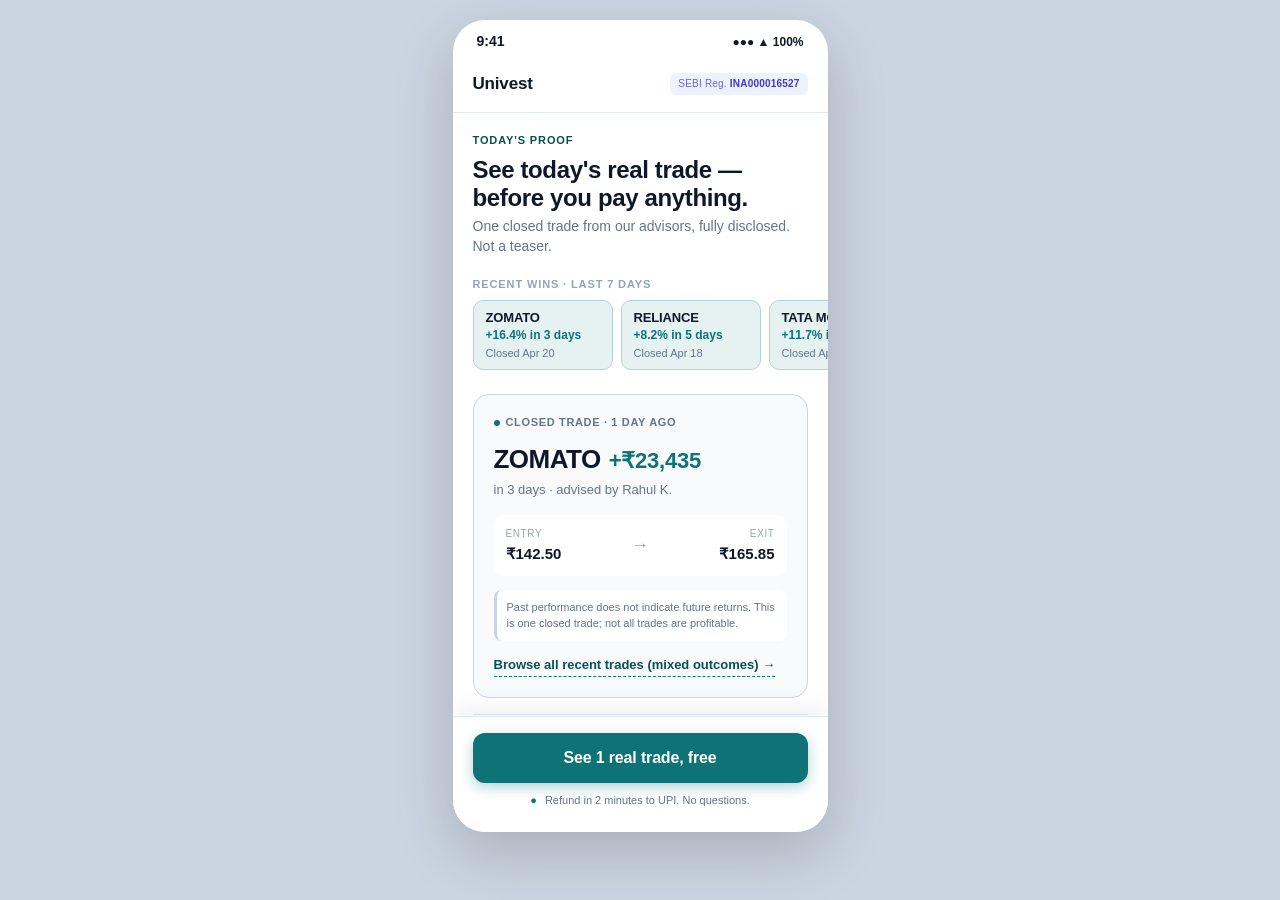
<file: data/univest/design/v5b-muted-premium.html>
<!DOCTYPE html>
<html lang="en">
<head>
<meta charset="UTF-8">
<title>V5b — Univest ₹1 trial activation (muted_premium dark-teal CTA)</title>
<style>
  :root {
    --bg: #FFFFFF;
    --surface: #F8FAFC;
    --text-strong: #0F172A;
    --text: #1E293B;
    --text-muted: #64748B;
    --text-faint: #94A3B8;
    --border: #E2E8F0;
    --border-strong: #CBD5E1;
    --accent-green: #0D7377;     /* muted_premium — dark teal */
    --accent-green-dark: #094F52;
    --positive: #0D7377;
    --negative: #DC2626;
    --highlight-bg: #E6F2F2;
    --sebi-badge: #EEF2FF;
    --sebi-text: #4338CA;
    --cta-shadow: 13, 115, 119;
  }
  * { box-sizing: border-box; margin: 0; padding: 0; -webkit-font-smoothing: antialiased; }
  html, body {
    font-family: -apple-system, BlinkMacSystemFont, 'Inter', 'Segoe UI', Roboto, sans-serif;
    background: #CBD5E1;
    color: var(--text);
    font-size: 15px;
    line-height: 1.4;
  }
  .phone {
    width: 375px;
    height: 812px;
    margin: 20px auto;
    background: var(--bg);
    border-radius: 32px;
    box-shadow: 0 20px 60px rgba(0,0,0,.18);
    overflow: hidden;
    position: relative;
    display: flex;
    flex-direction: column;
  }
  .status-bar {
    height: 44px;
    padding: 0 24px;
    display: flex;
    align-items: center;
    justify-content: space-between;
    font-size: 14px;
    font-weight: 600;
    color: var(--text-strong);
  }
  .status-bar .icons {
    display: flex;
    gap: 6px;
    font-size: 12px;
  }
  .app-header {
    padding: 8px 20px 16px;
    display: flex;
    align-items: center;
    justify-content: space-between;
    border-bottom: 1px solid var(--border);
  }
  .brand {
    font-weight: 700;
    font-size: 17px;
    color: var(--text-strong);
    letter-spacing: -0.01em;
  }
  .sebi-badge {
    background: var(--sebi-badge);
    color: var(--sebi-text);
    font-size: 10px;
    font-weight: 600;
    padding: 4px 8px;
    border-radius: 6px;
    letter-spacing: 0.02em;
  }
  .sebi-badge .label { opacity: .75; font-weight: 500; }
  .scroll-area {
    flex: 1;
    overflow-y: auto;
    padding: 20px 20px 120px;
  }
  .eyebrow {
    font-size: 11px;
    font-weight: 600;
    color: var(--accent-green-dark);
    text-transform: uppercase;
    letter-spacing: 0.08em;
    margin-bottom: 8px;
  }
  .headline {
    font-size: 24px;
    font-weight: 700;
    color: var(--text-strong);
    line-height: 1.15;
    letter-spacing: -0.015em;
    margin-bottom: 6px;
  }
  .subhead {
    font-size: 14px;
    color: var(--text-muted);
    margin-bottom: 20px;
  }
  .wins-section { margin-bottom: 24px; }
  .section-label {
    font-size: 11px;
    font-weight: 600;
    color: var(--text-faint);
    text-transform: uppercase;
    letter-spacing: 0.08em;
    margin-bottom: 8px;
  }
  .wins-carousel {
    display: flex;
    gap: 8px;
    overflow-x: auto;
    scrollbar-width: none;
    margin: 0 -20px;
    padding: 0 20px;
  }
  .wins-carousel::-webkit-scrollbar { display: none; }
  .win-chip {
    flex: 0 0 auto;
    background: var(--highlight-bg);
    border: 1px solid #B2D4D4;
    border-radius: 10px;
    padding: 8px 12px;
    min-width: 140px;
  }
  .win-chip .ticker {
    font-weight: 700;
    font-size: 13px;
    color: var(--text-strong);
    letter-spacing: -0.01em;
  }
  .win-chip .gain {
    font-size: 12px;
    color: var(--positive);
    font-weight: 600;
  }
  .win-chip .meta {
    font-size: 11px;
    color: var(--text-muted);
    margin-top: 2px;
  }
  .trade-card {
    background: var(--surface);
    border: 1.5px solid var(--border-strong);
    border-radius: 16px;
    padding: 20px;
    margin-bottom: 16px;
  }
  .trade-card__eyebrow {
    display: flex;
    align-items: center;
    gap: 6px;
    font-size: 11px;
    font-weight: 600;
    color: var(--text-muted);
    text-transform: uppercase;
    letter-spacing: 0.06em;
    margin-bottom: 10px;
  }
  .dot {
    width: 6px;
    height: 6px;
    border-radius: 50%;
    background: var(--positive);
    display: inline-block;
  }
  .trade-card__outcome {
    display: flex;
    align-items: baseline;
    gap: 8px;
    margin-bottom: 4px;
  }
  .trade-card__ticker {
    font-size: 26px;
    font-weight: 700;
    color: var(--text-strong);
    letter-spacing: -0.02em;
  }
  .trade-card__gain {
    font-size: 22px;
    font-weight: 700;
    color: var(--positive);
    letter-spacing: -0.01em;
  }
  .trade-card__duration {
    font-size: 13px;
    color: var(--text-muted);
    margin-bottom: 16px;
  }
  .trade-card__prices {
    display: grid;
    grid-template-columns: 1fr auto 1fr;
    gap: 8px;
    padding: 12px;
    background: var(--bg);
    border-radius: 10px;
    margin-bottom: 14px;
    align-items: center;
  }
  .price-label { font-size: 10px; color: var(--text-faint); text-transform: uppercase; letter-spacing: 0.06em; }
  .price-value { font-size: 15px; font-weight: 600; color: var(--text-strong); margin-top: 2px; }
  .price-arrow { color: var(--text-faint); font-size: 18px; padding: 0 4px; }
  .trade-card__disclaimer {
    font-size: 11px;
    color: var(--text-muted);
    line-height: 1.4;
    margin-bottom: 12px;
    padding: 10px;
    background: var(--bg);
    border-radius: 8px;
    border-left: 3px solid var(--border-strong);
  }
  .trade-card__browse {
    display: inline-flex;
    align-items: center;
    gap: 4px;
    font-size: 13px;
    font-weight: 600;
    color: var(--accent-green-dark);
    text-decoration: none;
    border-bottom: 1px dashed var(--accent-green);
    padding-bottom: 2px;
  }
  .trust-row {
    display: flex;
    gap: 16px;
    padding: 16px 0;
    border-top: 1px solid var(--border);
    border-bottom: 1px solid var(--border);
    margin-bottom: 20px;
  }
  .trust-item {
    flex: 1;
    font-size: 12px;
    color: var(--text);
  }
  .trust-item strong {
    display: block;
    color: var(--text-strong);
    font-size: 16px;
    font-weight: 700;
    margin-bottom: 2px;
  }
  .trust-item span { color: var(--text-muted); font-size: 11px; }
  .cta-footer {
    position: absolute;
    bottom: 0; left: 0; right: 0;
    padding: 16px 20px 24px;
    background: var(--bg);
    border-top: 1px solid var(--border);
    box-shadow: 0 -8px 24px rgba(15,23,42,.06);
  }
  .cta-button {
    display: block;
    width: 100%;
    background: var(--accent-green);
    color: white;
    border: none;
    border-radius: 12px;
    padding: 16px;
    font-size: 16px;
    font-weight: 700;
    letter-spacing: -0.01em;
    box-shadow: 0 4px 14px rgba(13, 115, 119, 0.32);
    cursor: pointer;
  }
  .cta-sub {
    display: flex;
    justify-content: center;
    gap: 8px;
    margin-top: 10px;
    font-size: 11px;
    color: var(--text-muted);
  }
  .cta-sub .sla-dot {
    color: var(--positive);
    font-weight: 700;
  }
</style>
</head>
<body>
  <div class="phone">
    <div class="status-bar">
      <span>9:41</span>
      <span class="icons">●●● ▲ 100%</span>
    </div>
    <div class="app-header">
      <div class="brand">Univest</div>
      <div class="sebi-badge"><span class="label">SEBI Reg.</span> INA000016527</div>
    </div>
    <div class="scroll-area">
      <div class="eyebrow">Today's proof</div>
      <h1 class="headline">See today's real trade —<br>before you pay anything.</h1>
      <p class="subhead">One closed trade from our advisors, fully disclosed. Not a teaser.</p>

      <div class="wins-section">
        <div class="section-label">Recent wins · last 7 days</div>
        <div class="wins-carousel">
          <div class="win-chip">
            <div class="ticker">ZOMATO</div>
            <div class="gain">+16.4% in 3 days</div>
            <div class="meta">Closed Apr 20</div>
          </div>
          <div class="win-chip">
            <div class="ticker">RELIANCE</div>
            <div class="gain">+8.2% in 5 days</div>
            <div class="meta">Closed Apr 18</div>
          </div>
          <div class="win-chip">
            <div class="ticker">TATA MOTORS</div>
            <div class="gain">+11.7% in 2 days</div>
            <div class="meta">Closed Apr 17</div>
          </div>
        </div>
      </div>

      <div class="trade-card">
        <div class="trade-card__eyebrow"><span class="dot"></span> Closed trade · 1 day ago</div>
        <div class="trade-card__outcome">
          <div class="trade-card__ticker">ZOMATO</div>
          <div class="trade-card__gain">+₹23,435</div>
        </div>
        <div class="trade-card__duration">in 3 days · advised by Rahul K.</div>
        <div class="trade-card__prices">
          <div>
            <div class="price-label">Entry</div>
            <div class="price-value">₹142.50</div>
          </div>
          <div class="price-arrow">→</div>
          <div style="text-align: right;">
            <div class="price-label">Exit</div>
            <div class="price-value">₹165.85</div>
          </div>
        </div>
        <div class="trade-card__disclaimer">
          Past performance does not indicate future returns. This is one closed trade; not all trades are profitable.
        </div>
        <a class="trade-card__browse" href="#">Browse all recent trades (mixed outcomes) →</a>
      </div>

      <div class="trust-row">
        <div class="trust-item"><strong>127</strong><span>trades closed · 30 days</span></div>
        <div class="trust-item"><strong>62%</strong><span>win rate · last quarter</span></div>
        <div class="trust-item"><strong>₹1</strong><span>for first trade access</span></div>
      </div>
    </div>
    <div class="cta-footer">
      <button class="cta-button">See 1 real trade, free</button>
      <div class="cta-sub"><span class="sla-dot">●</span> Refund in 2 minutes to UPI. No questions.</div>
    </div>
  </div>
</body>
</html>
</file>
